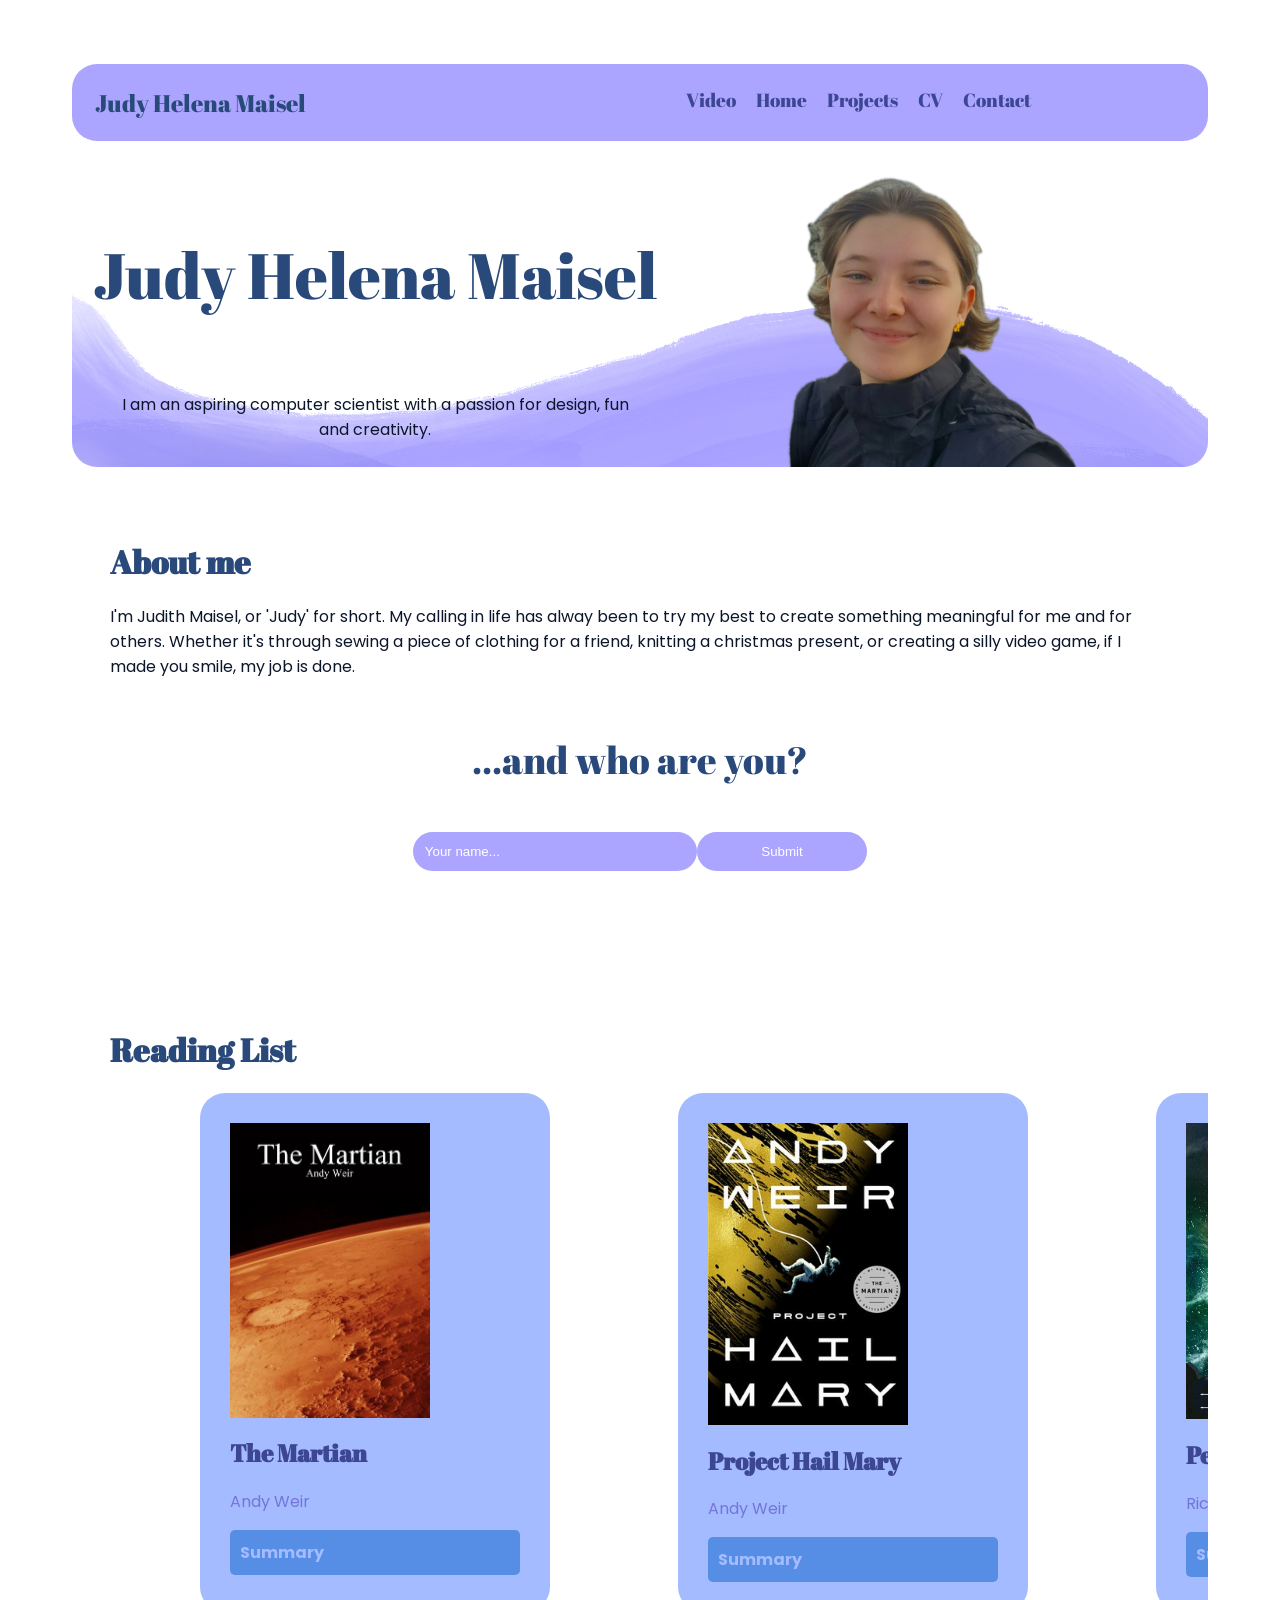
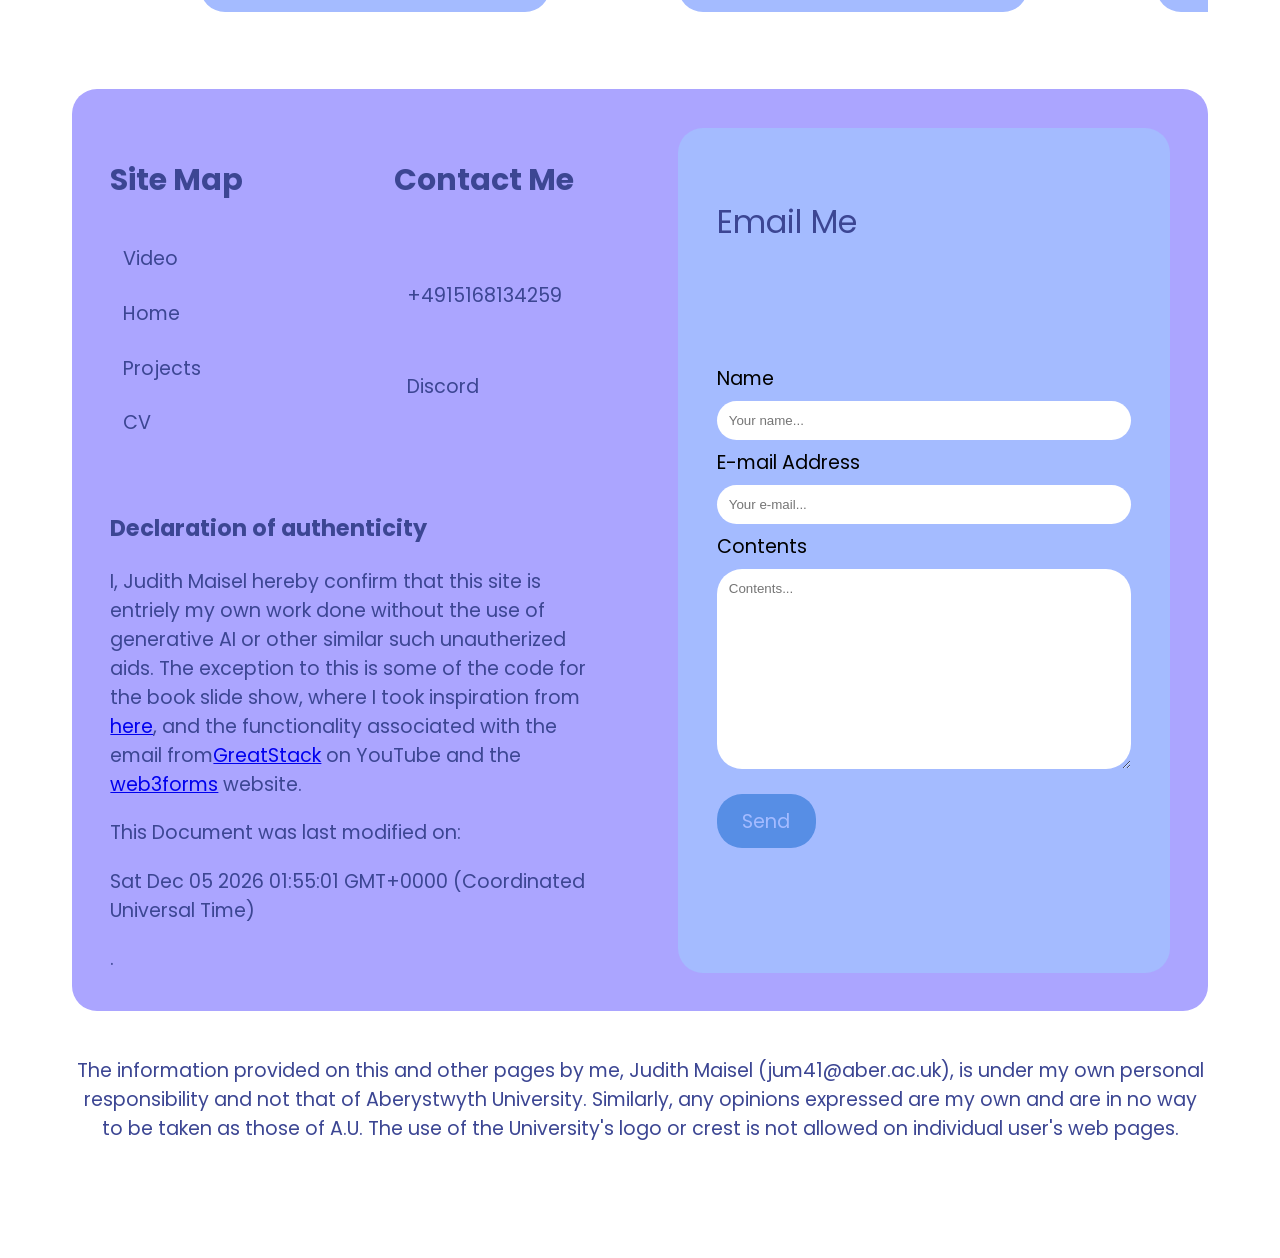
<file: index.html>
<!DOCTYPE html>
<html>
<body >
<link rel="stylesheet" href="index.css">
<link rel="stylesheet" href="headerAndFooter.css">
<link rel="stylesheet" href="https://fonts.googleapis.com/css?family=Abril+Fatface|Poppins">
<meta name="viewport" content="width=device-width, initial-scale=1.0">

<div class="site">
<div class="container">
    <div class="item item-1">Judy Helena Maisel</div>
    <div class="item item-2">
        <a class="nav" href="">Video</a>
        <a class="nav" href="index.html">Home</a>
        <a class="nav" href="projects.html">Projects</a>
        <a class="nav" href="cv.html">CV</a>
        <a class="nav" href="#footer">Contact</a>
    </div>
</div>

<div class="hero">
    <div class="name">Judy Helena Maisel</div>
    <div class="description">I am an aspiring computer scientist with a passion for design, fun and creativity.</div>
    <img class="portrait" src="images/portrait.png">
</div>

<div class="aboutMe">
    <h1 id="me">About me</h1>
    <p id="about">
        I'm Judith Maisel, or 'Judy' for short. My calling in life has alway been to try 
        my best to create something meaningful for me and for others. Whether it's through 
        sewing a piece of clothing for a friend, knitting a christmas present,
        or creating a silly video game, if I made you smile, my job is done. 
    </p>
</div>

<div id="nameInput">
        <label id="who">...and who are you?</label>
        <input type="text" id="goodMorning" name="goodMorning" placeholder="Your name...">
        <button onclick="sayHello()" id="submit">Submit</button>
        <d id="hello"></d>
</div>
<script>
    function sayHello(){
    let name = document.getElementById("goodMorning").value;
    let date = new Date();
    time = date.getHours();
    if (time >= 0 && time < 12){
        document.getElementById("hello").innerHTML = "Good morning " + name + "!" ;

    }else if(time > 11 && time < 20){
        document.getElementById("hello").innerHTML = "Good afternoon " + name + "!" ;

    }else{
        document.getElementById("hello").innerHTML = "Good evening " + name + "!" ;
    }
}
</script>

<h1 id="list">Reading List</h1>

<div class="scrolling-wrapper">
  <div class="card"> 
    <img class="cover" src="images/martian.jpg">
    <h2 class="bookTitle">The Martian</h2>
    <p class="author">Andy Weir</p>
    <a class="bookDesc" href="https://en.wikipedia.org/wiki/The_Martian_(Weir_novel)">Summary</a>
</div>
  <div class="card">
    <img class="cover" src="images/hailMary.jpg">
    <h2 class="bookTitle">Project Hail Mary</h2>
    <p class="author">Andy Weir</p>
    <a class="bookDesc" href="https://en.wikipedia.org/wiki/Project_Hail_Mary">Summary</a>
</div>
  <div class="card">
    <img class="cover" src="images/Percy.jpg">
    <h2 class="bookTitle">Percy Jackson</h2>
    <p class="author">Rick Riordan</p>
    <a class="bookDesc" href="https://en.wikipedia.org/wiki/Percy_Jackson_%26_the_Olympians">Summary</a>
</div>
  <div class="card">
    <img class="cover" src="images/fancyBear.jpg">
    <h2 class="bookTitle">Fancy Bear Goes Phishing</h2>
    <p class="author">Scott J. Shapiro</p>
    <a class="bookDesc" href="https://en.wikipedia.org/wiki/Fancy_Bear_Goes_Phishing">Summary</a>
</div>
  <div class="card">
    <img class="cover" src="images/trust.jpg">
    <h2 class="bookTitle">The Seven Rules Of Trust</h2>
    <p class="author">Jimmy Wales</p>
    <a class="bookDesc" href="https://en.wikipedia.org/wiki/The_Seven_Rules_of_Trust">Summary</a>
</div>
  
</div>
<div id="footer">
    <div id="siteMap">
    <h3 id="siteMapH">Site Map</h3>
    <a class="footE" id="navf0" href="">Video</a>
    <a class="footE" id="navf1" href="index.html">Home</a>
    <a class="footE" id="navf2" href="projects.html">Projects</a>
    <a class="footE" id="navf3" href="cv.html">CV</a>
    </div>
    <div id="social">
        <h3 id="socialH">Contact Me</h3>
        <a class="footE" id="social1" href="">+4915168134259</a>
        <a class="footE" id="social2" href="https://discord.com/users/532309484123586560">Discord</a>
    </div>
    <div id="mailBox">
        <p id="emailMe">Email Me</p>
        <form action="https://api.web3forms.com/submit" method="POST">
        <input type="hidden" name="access_key" value="6bf650ae-7a45-4051-a313-390626b98064">
            <label>Name</label>
            <input type="text" id="name" name="name" placeholder="Your name..." required>
            <label>E-mail Address</label>
            <input type="email" id="email" name="email" placeholder="Your e-mail..." required>
            <label>Contents</label>
            <textarea type="text" id="contents" name="message" placeholder="Contents..." required></textarea>
            <button type="submit">Send</button>
        </form>
    </div>

    <div id="declaration">
        <h3>Declaration of authenticity</h3>
        <p>
          I, Judith Maisel hereby confirm that this site is entriely my own work done without the use of 
          generative AI or other similar such unautherized aids. 
          The exception to this is some of the code for the book slide show, where I took inspiration from <a href="https://codeburst.io/how-to-create-horizontal-scrolling-containers-d8069651e9c6">here</a>,
          and the functionality associated with the email from<a href="https://www.youtube.com/watch?v=-HeadgoqJ7A">GreatStack</a> on YouTube and the <a href="https://web3forms.com/platforms/html-contact-form">web3forms</a> website.
          <p>
          This Document was last modified on:
          </p>
          <p id="date"></p>.

        <script>
                let date = new Date(document.lastModified);
                document.getElementById("date").innerHTML = date;
        </script>
    </div>
    
</div>
          <p id="bottom">The information provided on this and other pages by me, Judith Maisel
            (jum41@aber.ac.uk), is under my own personal responsibility and not that
            of Aberystwyth University. Similarly, any opinions expressed are my own
            and are in no way to be taken as those of A.U. The use of the
            University's logo or crest is not allowed on individual user's web pages.</p>
        </p>
</div>
</body>
</html>
</file>
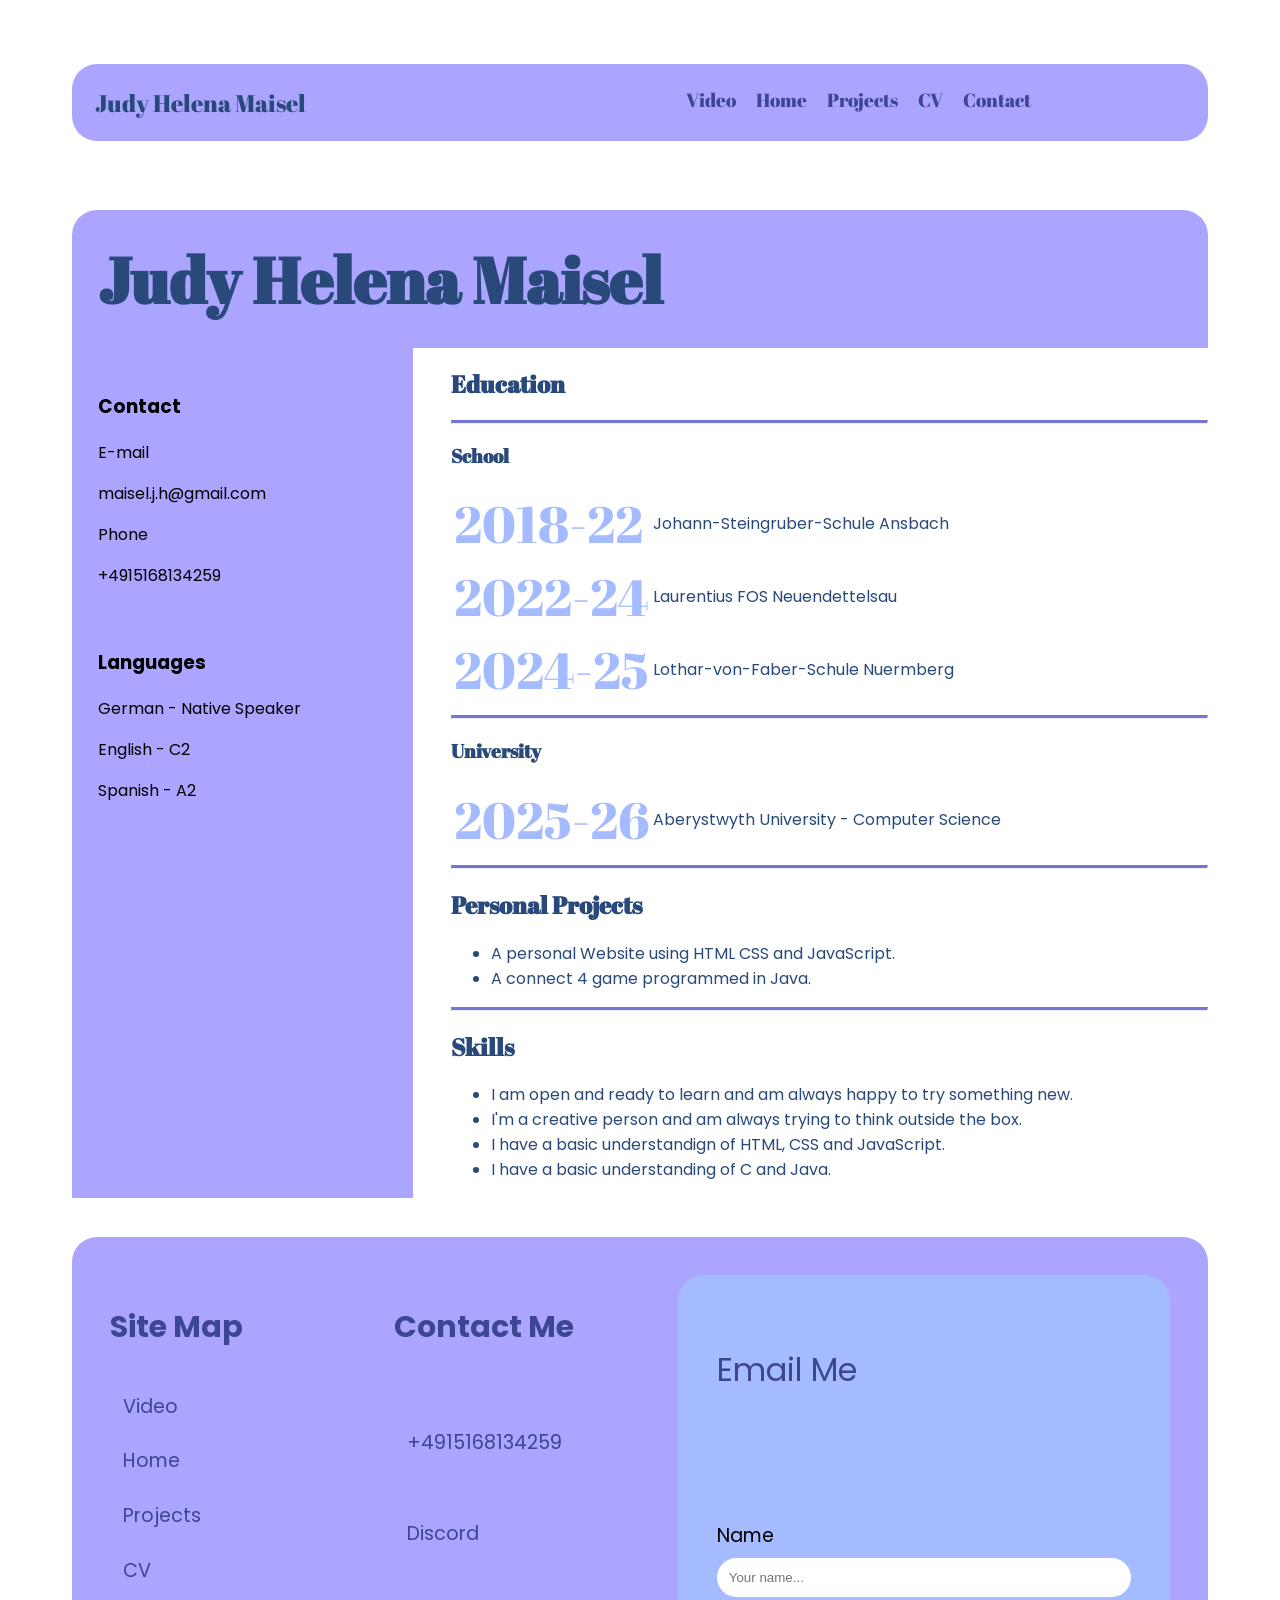
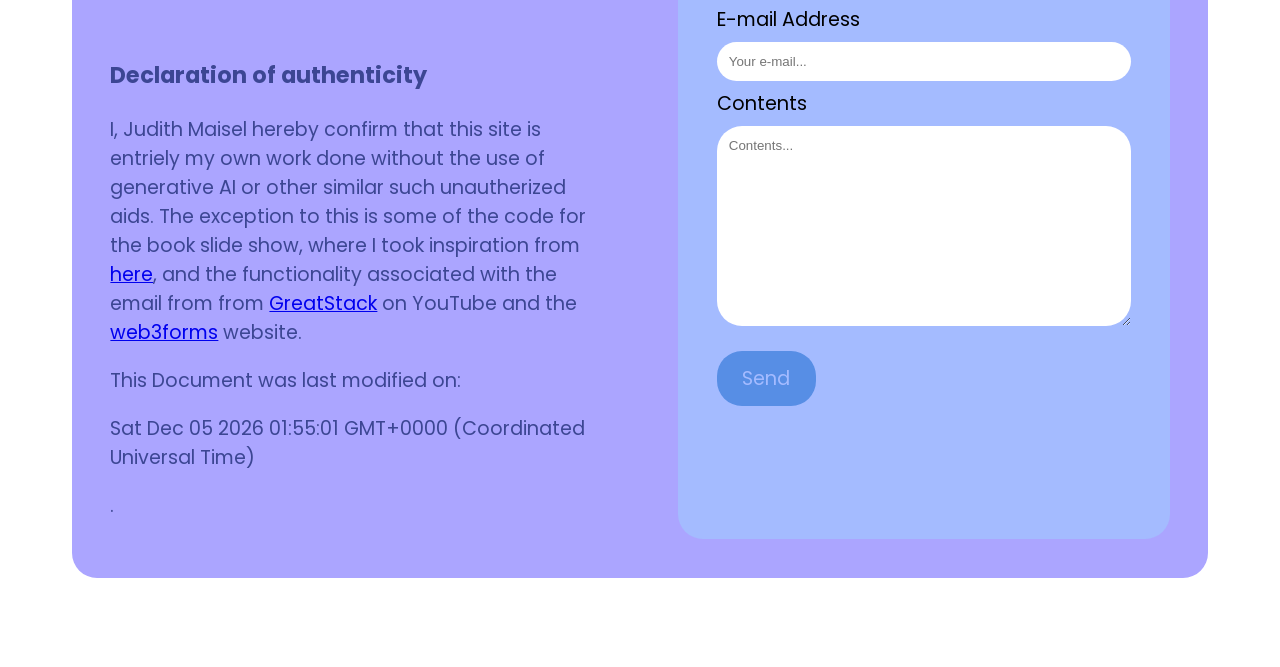
<file: cv.html>
<!DOCTYPE html>
<html>
<body >
<link rel="stylesheet" href="headerAndFooter.css">
<link rel="stylesheet" href="cv.css">
<link rel="stylesheet" href="https://fonts.googleapis.com/css?family=Abril+Fatface|Poppins">
<meta name="viewport" content="width=device-width, initial-scale=1.0">




<div class="site">
<div class="container">
    <div class="item item-1">Judy Helena Maisel</div>
    <div class="item item-2">
        <a class="nav" href="">Video</a>
        <a class="nav" href="index.html">Home</a>
        <a class="nav" href="projects.html">Projects</a>
        <a class="nav" href="cv.html">CV</a>
        <a class="nav" href="#footer">Contact</a>
    </div>
</div>


<div>
    <h1 id="title">Judy Helena Maisel</h1>
</div>
<div id="cv">

<div id="side">
<div id="contact">
    <h3>Contact</h3>
    <p>E-mail</p>
    <p>maisel.j.h@gmail.com</p>
    <p>Phone</p>
    <p>+4915168134259</p>
</div>


<div id="contact">
    <h3>Languages</h3>
    <p>German - Native Speaker</p>
    <p>English - C2</p>
    <p>Spanish - A2</p>
</div>
</div>

<div id="main">
 <h2 class="title2">Education</h2>
 <hr>
 <h3 class="title3">School</h3>

 <table>
    <tr>
        <td class="date">2018-22</td>
        <td class="name">Johann-Steingruber-Schule Ansbach</td>
    </tr>
    <tr>
        <td class="date">2022-24</td>
        <td class="name">Laurentius FOS Neuendettelsau</td>
    </tr>
    <tr>
        <td class="date">2024-25</td>
        <td class="name">Lothar-von-Faber-Schule Nuermberg</td>
    </tr>
</table>
<hr>
<h3 class="title3">University</h3>
<table>
    <tr>
        <td class="date">2025-26</td>
        <td class="name">Aberystwyth University - Computer Science</td>
    </tr>
</table>
<hr>
<div>
    <h2 class="title2">Personal Projects</h2>
    <ul class="name">
        <li>A personal Website using HTML CSS and JavaScript.</li>
        <li>A connect 4 game programmed in Java.</li>
    </ul>
</div>
<hr>
<div>
    <h2 class="title2">Skills</h2>
        <ul class="name">
        <li>I am open and ready to learn and am always happy to try something new.</li>
        <li>I'm a creative person and am always trying to think outside the box.</li>
        <li>I have a basic understandign of HTML, CSS and JavaScript.</li>
        <li>I have a basic understanding of C and Java.</li>
    </ul>
</div>
</div>
</div>
<div id="footer">
    <div id="siteMap">
    <h3 id="siteMapH">Site Map</h3>
    <a class="footE" id="navf0" href="">Video</a>
    <a class="footE" id="navf1" href="index.html">Home</a>
    <a class="footE" id="navf2" href="projects.html">Projects</a>
    <a class="footE" id="navf3" href="cv.html">CV</a>
    </div>
    <div id="social">
        <h3 id="socialH">Contact Me</h3>
        <a class="footE" id="social1" href="">+4915168134259</a>
        <a class="footE" id="social2" href="https://discord.com/users/532309484123586560">Discord</a>
    </div>
    <div id="mailBox">
        <p id="emailMe">Email Me</p>
        <form action="https://api.web3forms.com/submit" method="POST">
        <input type="hidden" name="access_key" value="6bf650ae-7a45-4051-a313-390626b98064">
            <label>Name</label>
            <input type="text" id="name" name="name" placeholder="Your name..." required>
            <label>E-mail Address</label>
            <input type="email" id="email" name="email" placeholder="Your e-mail..." required>
            <label>Contents</label>
            <textarea type="text" id="contents" name="message" placeholder="Contents..." required></textarea>
            <button type="submit">Send</button>
        </form>
    </div>

    <div id="declaration">
 <h3>Declaration of authenticity</h3>
        <p>
          I, Judith Maisel hereby confirm that this site is entriely my own work done without the use of 
          generative AI or other similar such unautherized aids. 
          The exception to this is some of the code for the book slide show, where I took inspiration from <a href="https://codeburst.io/how-to-create-horizontal-scrolling-containers-d8069651e9c6">here</a>,
          and the functionality associated with the email from from <a href="https://www.youtube.com/watch?v=-HeadgoqJ7A">GreatStack</a> on YouTube and the <a href="https://web3forms.com/platforms/html-contact-form">web3forms</a> website.
                      <p>
          This Document was last modified on:
        </p>
          <p id="date"></p>.

        </p>
        <script>
                let date = new Date(document.lastModified);
                document.getElementById("date").innerHTML = date;
        </script>
        </p>
    </div>
    
</div>
</div>
</file>
<file: index.css>
.hero{
        display: grid;
        grid-template-columns: 100%;
        background-image: url("images/background.png");
        background-size: cover;
        border-radius: 25px;
    }
    .name{
        grid-column-start: 1;
        justify-self: center;
        align-self: end;
        font-size: clamp(2.5rem, 5vw, 5vw);
        white-space: nowrap;
        overflow: hidden;
        padding-top: 5vw;
        padding-left: 3vw;
        font-family: 'Abril Fatface', serif; 
        color: #28497Aff;
    }
    .description{
        grid-row-start: 2;
        justify-self: center;
        align-self: center;
        padding-bottom: 10vw;
        padding-left: 3vw;
        text-align: center;
        font-family: Poppins, sans-serif;
        color:  #0C162Aff;
    }
    .portrait{
        height: 300px;
        width:auto;
        grid-column-start: 1;
        grid-row-start: 3;
        justify-self: center; 
    }
    #me{
        display: grid;
        justify-self: center;
        font-family: 'Abril Fatface', serif;
        padding-top: 4vw;
        color:#28497Aff;
    }
    #about{
        display: grid;
        justify-self: center;
        text-align: center;
        font-family: Poppins, sans-serif;
        padding-left: 3vw;
        padding-right: 3vw;
        color: #0C162Aff;
    }
    #nameInput{
        display: grid;
        grid-template-columns: 30% 25% 15% 30%;
    }
    #who{
        display: grid;
        justify-self: center;
        align-self: center;
        grid-column-start: 1;
        grid-column-end: 5;
        padding: 3vw;
        font-family: 'Abril Fatface', serif;
        color:#28497Aff;
        font-size: 3vw;
    }
    #goodMorning{
        justify-self: center;
        grid-column-start: 2;
        grid-row-start: 2;
        background-color: #ABA5FF;
    }
    #submit{
        grid-column-start: 3;
        grid-row-start: 2;
        width: 100%;
        padding: 12px;
        margin: 8px 0;
        display: inline-block;
        border-radius: 4px;
        box-sizing: border-box;
        border: none;
        border-radius: 25px;
        background-color: #ABA5FF;
        color: white;
    }
    #submit:hover{
        background-color: #7475D7ff;
    }
    #submit:active{
        background-color: #3C4693ff;
    }
    #hello{
        display: grid;
        justify-self: center;
        align-self: center;
        grid-column-start: 1;
        grid-column-end: 5;
        grid-row-start: 4;
        padding: 3vw;
        font-family: 'Abril Fatface', serif;
        color:#28497Aff;
        font-size: 3vw;
    }
    #goodMorning::placeholder{
        color: white;
    }
    #list{
        display: grid;
        justify-self: center;
        font-family: 'Abril Fatface', serif;
        padding-top: 4vw;
        color: #28497Aff;
    }
    .scrolling-wrapper {
        display: flex;
        gap: 10vw;
        padding-left: 10vw;
        padding-right: 10vw;
        overflow-x: scroll;
        overflow-y: hidden;
        white-space: nowrap;
        .card {
            display: inline-block;
        }
    }
    .card{
        display: flex;
        padding: 30px;
        border-radius: 25px;
        width: 350px;
        min-width: 350px;
        max-width: 350px;
        background-color: #A4BBFFff;
        margin-bottom: 3vw;
    }
    .cover{
        display: flex;
        width: 200px;
        height: auto;   
        justify-self: center; 
    }
    .bookDesc{
        display: flex;
        justify-self: center;
        font-family: Poppins, sans-serif;
        background-color:#578EE5ff;
        color: #A4BBFFff;
        text-decoration: none;
        padding: 10px;
        border-radius: 5px;
        font-weight: bold;
    }
    .bookTitle{
        display: flex;
        justify-self: center;
        font-family: 'Abril Fatface', serif;
        color: #3C4693ff;
    }
    .author{
        display: flex;
        justify-self: center;
        font-family: Poppins, sans-serif;
        color:#7475D7ff;    
    }
    .bookDesc:hover{
        background-color:#3C4693ff;
        color:#7475D7ff;   
    }
    .scrolling-wrapper::-webkit-scrollbar{ 
        height: 20px;
        background-color: #ABA5FFff;
        border-radius: 25px;
    }
    .scrolling-wrapper::-webkit-scrollbar-thumb{
        background:#578EE5ff;
        border-radius: 25px;
    } 
    @media only screen and (max-width: 700px) {
        .scrolling-wrapper {
            &::-webkit-scrollbar {
             display: none;
            }
        }

    }
    #bottom{
        font-size: max(1.5vw, 15px);
        color:  #3C4693ff;
        font-family: Poppins, sans-serif;
        text-align: center;
    }    

    @media only screen and (min-width: 700px) {
    .hero{
        grid-template-columns: 50% 50%;

    }
    .name{
        grid-column-start: 1;
        grid-row-start: 1;
        justify-self: center;
        align-self: start;
        font-size: clamp(2rem, 5vw, 5vw);
    }
    .description{
        grid-column-start: 1;
        grid-row-start: 2;
        justify-self: center;
        align-self: top;
        padding-bottom: 0vw;
    }
    .portrait{
        grid-column-start: 2;
        grid-row-start: 1;
        grid-row-end: 3;
        justify-self: center;
        padding-top: none;
    }
    #me{
        display: grid;
        justify-self: left;
        padding-left: 3vw;
        padding-right: 3vw;
    }
    #about{
        display: grid;
        justify-self: left;
        text-align: left;
    }
    #list{
        display: grid;
        justify-self: left;
        padding-left: 3vw;
        padding-right: 3vw;
    }   
}
</file>
<file: headerAndFooter.css>
*{
        box-sizing: border-box;
    }
    .site{
        display: grid;

    }
    .container {
        display: grid;
        grid-template-columns: 100%;
        background-color: #ABA5FF;
        padding: min(5em, 2%);
        border-radius: 25px;
        margin-bottom: 2vw;

    }
    .item-2{
        display: flex;
        grid-column-start: 1;
        grid-row-start: 1;
        gap: 20px;
        justify-self: center;
        font-size: min(3vw, 120%);
        font-family: 'Abril Fatface', serif;
    }
    .nav{
        color: #3C4693ff;
        text-decoration: none;
    }
    .nav:hover{
        background-color: #3C4693ff;
        color: #ABA5FF;
        padding-right: 1vw;
        padding-left: 1vw;
        border-radius: 10px;



    }
    .item-1{
        visibility: collapse;
        font-size: min(4vw, 150%);
        font-family: 'Abril Fatface', serif;
        color:#28497Aff;

    }
    #footer{
        display: grid;
        grid-template-columns: 50% 50%;
        background-color:#ABA5FF;
        border-radius: 25px;
        margin-top: 3vw;
        margin-bottom: 2vw;
    }
    #siteMap{
        display:grid;
        grid-template-columns: 100%;
        grid-template-rows: 4;
        grid-column-start: 1;
        padding: 3vw;
        font-size: max(2vw, 15px);
        color: #3C4693ff;
        font-family: Poppins, sans-serif;

    }
    #social{
        display: grid;
        grid-column-start: 2;
    }
    #navf0{
        grid-row-start: 2;
        padding:1vw
    }
    #navf1{
        grid-row-start: 3;
        padding:1vw
    }
    #navf2{
        grid-row-start: 4;
        padding:1vw
    }
    #navf3{
        grid-row-start: 5;
        padding:1vw
    }
    #social{
        display:grid;
        font-size: max(2vw, 15px);
        grid-template-columns: 100%;
        grid-template-rows: 4;
        grid-column-start: 2;
        padding: 3vw;
        color: #3C4693ff;
        font-family: Poppins, sans-serif;

    }
    #social1{
        grid-row-start: 2;
        padding:1vw;
    }
    #social2{
        grid-row-start: 3;
        padding:1vw;
    }
    .footE{
        font-size: max(1.5vw, 15px);
        text-decoration: none;
        color: #3C4693ff;
    }
    .footE:hover{
        color: #0C162Aff;
    }
    #mailBox{
        display: grid;
        padding: 3vw;
        grid-row-start: 5;
        grid-column-start: 1;
        grid-column-end: 3;
        background-color: #A4BBFFff;
        border-radius: 25px;
        margin: 3vw;
    }
    #emailMe{
        display: grid;
        font-size: max(2.5vw, 15px);
        color: #3C4693ff;
        font-family: Poppins, sans-serif;

    }
    input[type=text]{
        width: 100%;
        padding: 12px;
        margin: 8px 0;
        display: inline-block;
        border-radius: 4px;
        box-sizing: border-box;
        border: none;
        border-radius: 25px;
    }
    textarea{
        padding: 12px;
        margin: 8px 0;
        display: inline-block;
        border-radius: 4px;
        box-sizing: border-box;
        border: none;
        border-radius: 25px;
        grid-row-start: 8;
        width: 100%;
        font-family: sans-serif;

    }
    input[type=email]{
        width: 100%;
        padding: 12px;
        margin: 8px 0;
        display: inline-block;
        border-radius: 4px;
        box-sizing: border-box;
        border: none;
        border-radius: 25px;
    }
    label{
        font-family: Poppins, sans-serif;
        font-size: max(1.5vw, 15px);

    }
    button[type=submit] {
        display:grid;
        justify-self: center;
        margin-top: 1vw;
        font-family: Poppins, sans-serif;
        font-size: max(1.5vw, 15px);
        border: none;
        border-radius: 25px;
        padding: 1vw;
        padding-right: 2vw;
        padding-left: 2vw;
        background-color: #578EE5ff;
        color: #A4BBFFff;
    }
    button[type=submit]:hover{
        background-color:#3C4693ff;
        color:#7475D7ff;
    }
    input[type=submit]::placeholder{
        text-align: right;
    }
    input[type=email],
    textarea,
    input[type=text]:focus{
        outline: none;
    }
    #contents{
        height: 200px;
        text-wrap: wrap;
    }
    #declaration{
        font-size: max(1.5vw, 15px);
        padding:3vw;
        padding-top: 0vw;
        color:  #3C4693ff;
        font-family: Poppins, sans-serif;
    }

    @media only screen and (max-width: 700px) {
        #declaration{
            grid-row-start: 6;
            grid-column-start: 1;
            grid-column-end: 3;
        }
    }
    @media only screen and (min-width: 700px) {
        .site{
        margin:5vw;

    }

    .container {
        display: grid; 
        grid-template-columns: 40% 60%;
        
    }
    .item-1{
        visibility: visible;
    }
    .item-2{
        grid-column-start: 2;
        grid-row-start: 1;
    }
    #footer{
        display: grid;
        grid-template-columns: 25% 25% 50%;
    }
    #mailBox{
        grid-row-end: 3;
        grid-column-start: 3;
        grid-row-start: 1;
    }
    #declaration{
        grid-column-start: 1;
        grid-column-end: 3;
    }
    }
</file>
<file: cv.css>
*{
        box-sizing: border-box;
    }
    .site{
        display: grid;

    }
    #title{
        font-family: 'Abril Fatface', serif; 
        color: #28497Aff;
        font-size: clamp(2.5rem, 5vw, 5vw);
        background-color: #ABA5FFff;
        padding: 2vw;
        border-radius: 25px 25px 0 0;
        margin-bottom: 0px;
    }
    #cv{
        display: grid;
        grid-template-columns: 30% 70%;
    }
    #contact{
        padding-top: 2vw;
        grid-column-start: 1;
        padding-left: 2vw;
        font-family: Poppins, sans-serif;

    }
    #main{
        padding-left: 3vw;
        grid-column-start: 2;
        grid-row-start: 1;
        grid-row-end: 3;
    }
    #side{
        background-color: #ABA5FFff;
        grid-row-start: 1;
        grid-row-end: 5;
    }
    hr{
        border-top: 3px solid;
        color: #7475D7ff;
    }
    .title2{
        font-family: 'Abril Fatface', serif; 
        color: #28497Aff;
    }
    .title3{
        font-family: 'Abril Fatface', serif; 
        color: #28497Aff;
    }
    .date{
        font-family: 'Abril Fatface', serif; 
        color: #A4BBFFff;
        font-size: clamp(2rem, 4vw, 4vw);
    }
    .name{
        color: #28497Aff;
        font-family: Poppins, sans-serif;

    }

    @media only screen and (max-width: 700px) {

        #cv{
            display: grid;
            grid-template-columns: 100%;

        }
        #main{
            grid-column-start: 1;
            grid-row-start: 5;
        }
        #side{
            grid-column-start: 1;
            grid-row-end: 3;
            border-radius: 0 0 25px 25px;
            padding-bottom: 1vw;
            padding-left: 2vw;
        }

    }
</file>
